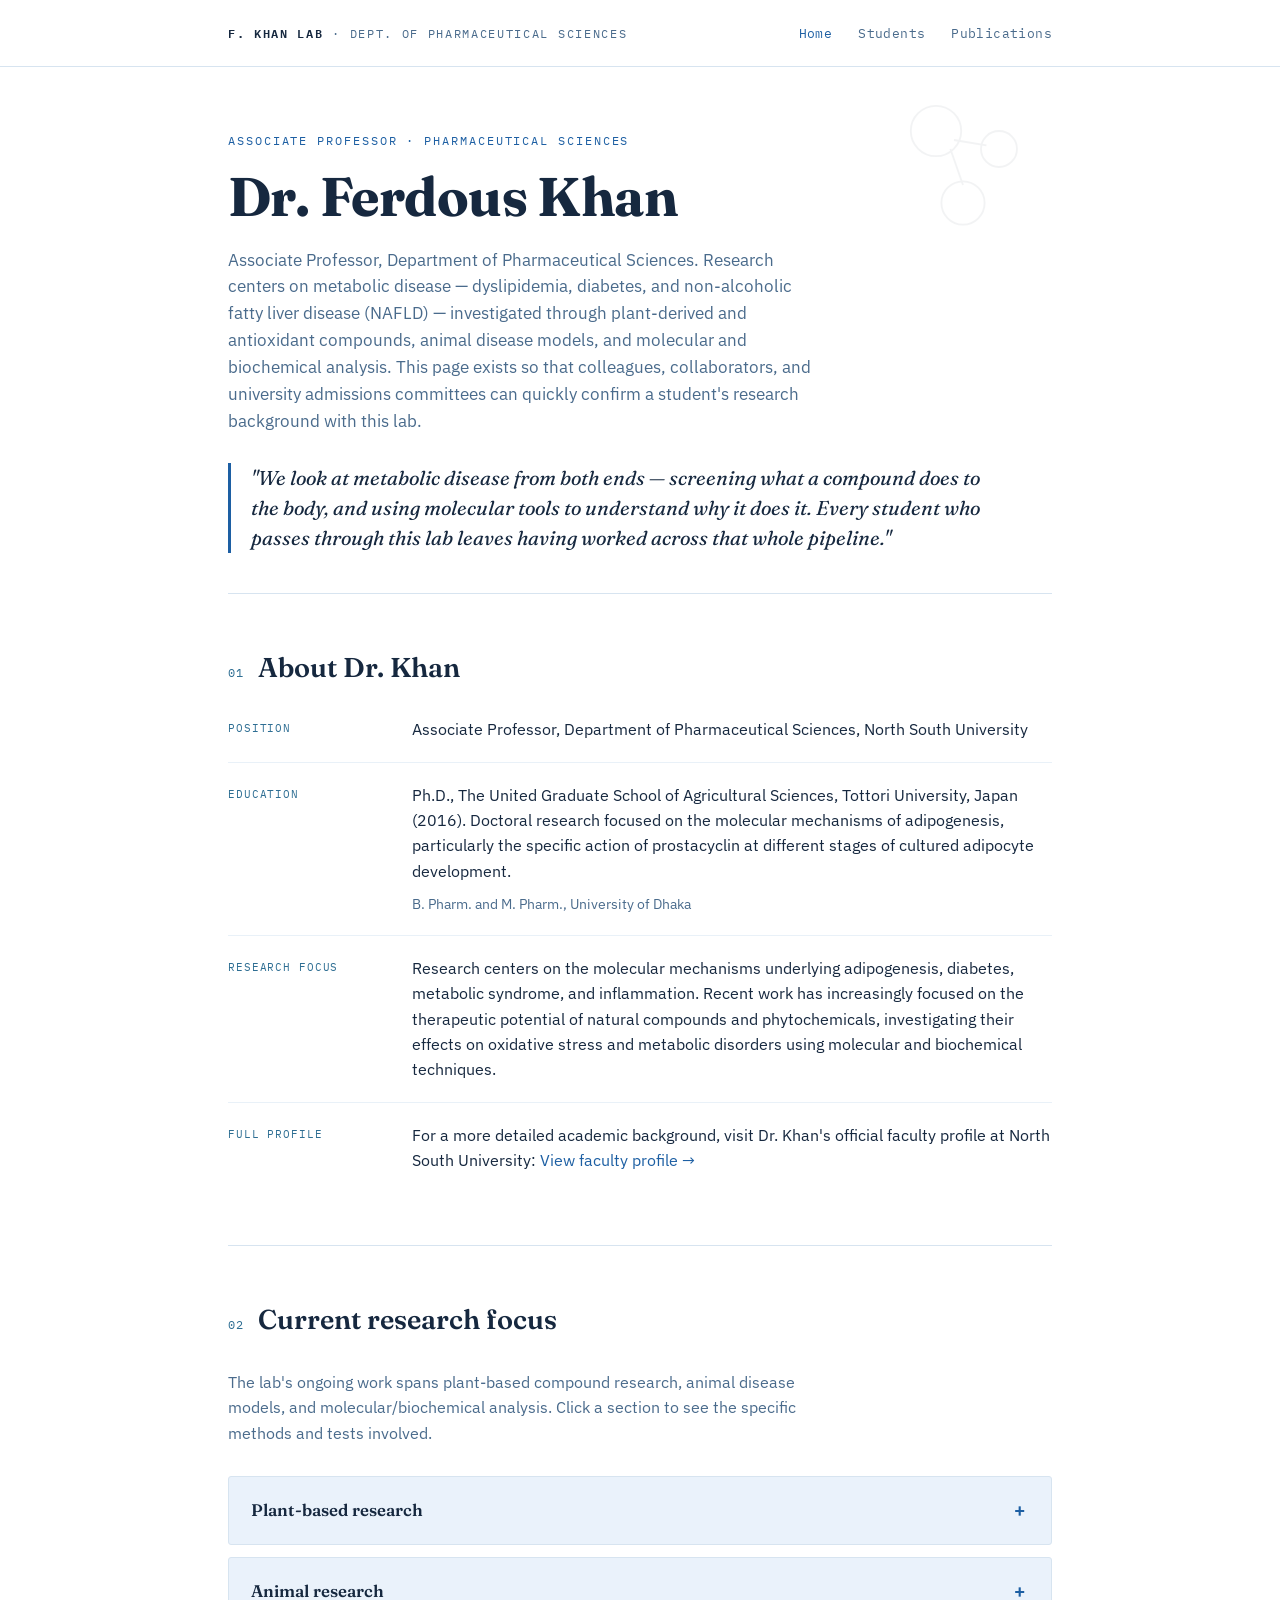
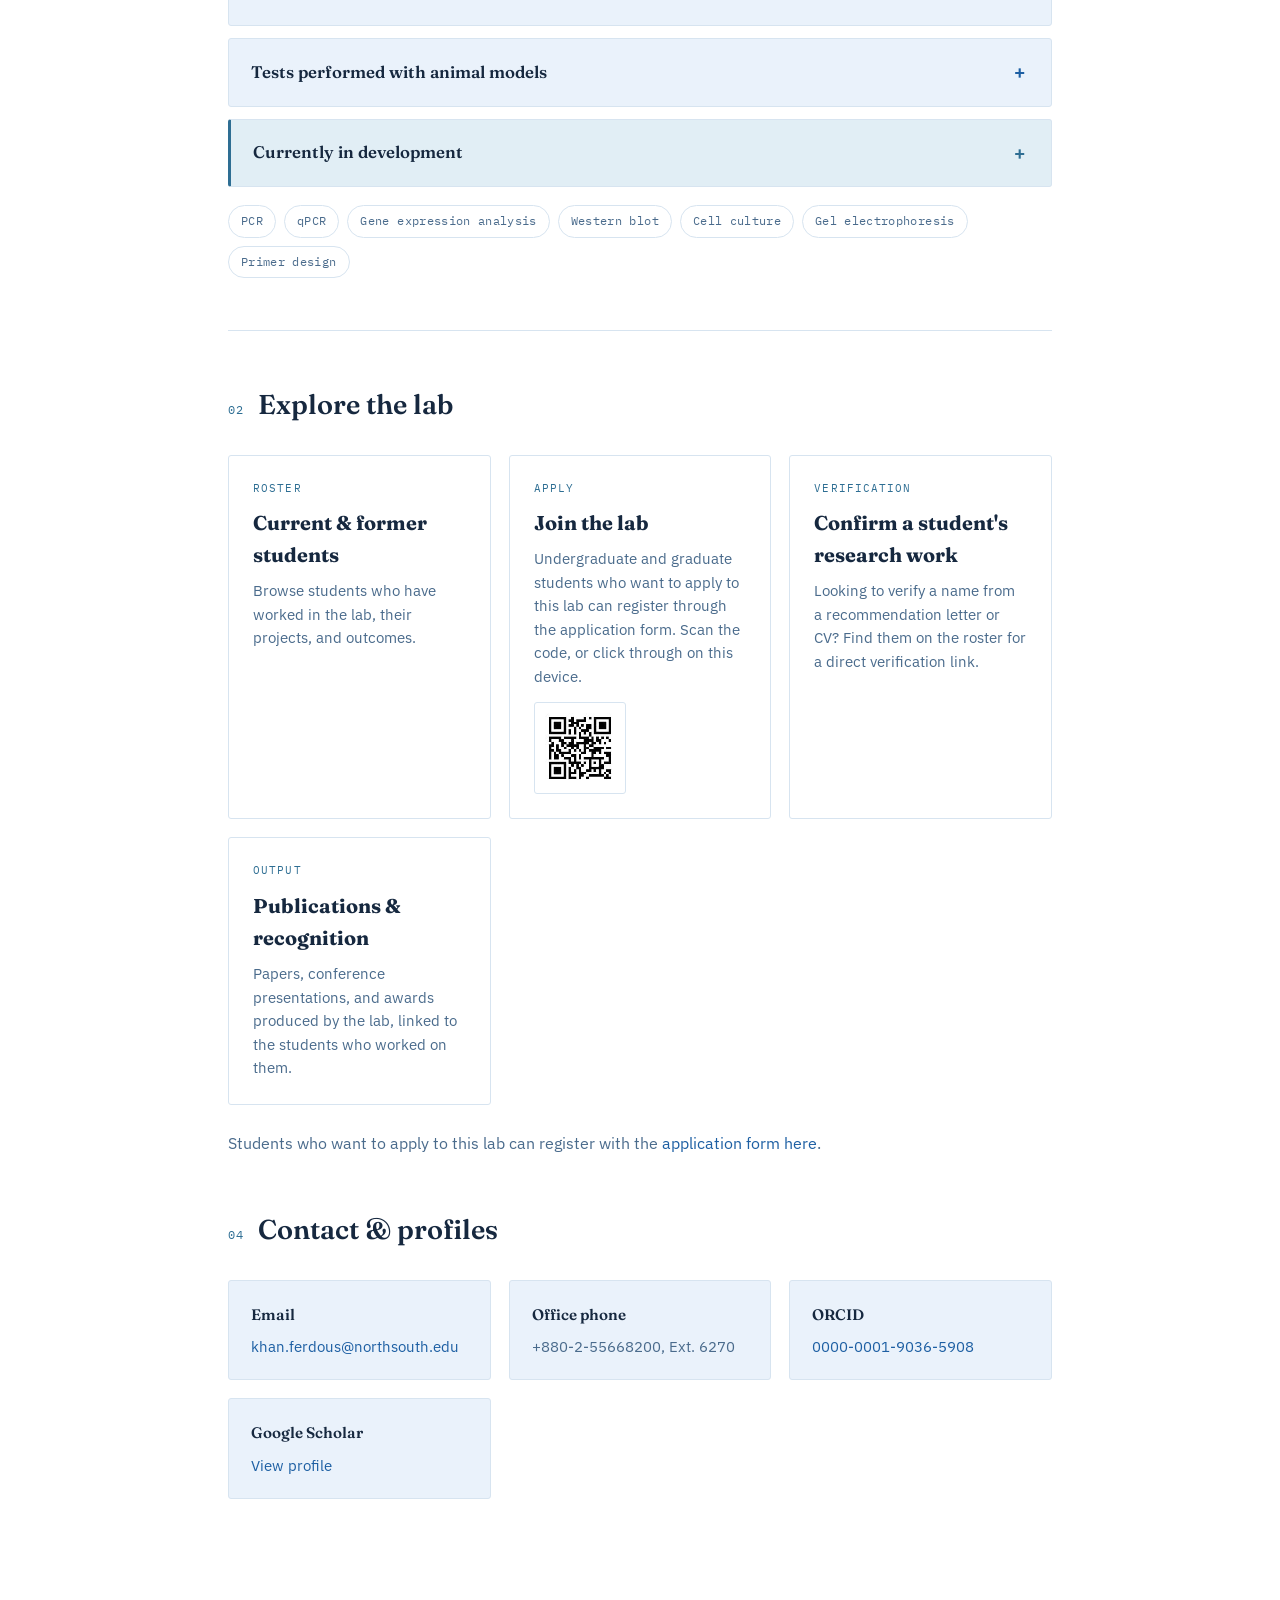
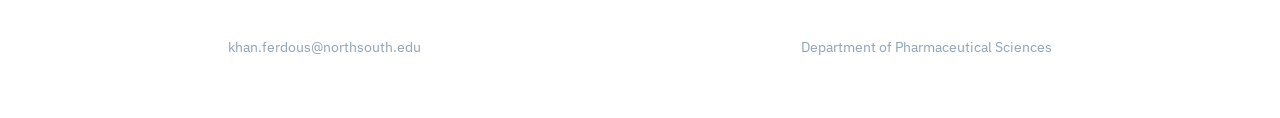
<file: index.html>
<!DOCTYPE html>
<html lang="en">
<head>
<meta charset="UTF-8">
<meta name="viewport" content="width=device-width, initial-scale=1.0">
<title>Dr. Ferdous Khan — Pharmaceutical Sciences Research Lab</title>
<meta name="description" content="Research profile of Dr. Ferdous Khan, Associate Professor, Department of Pharmaceutical Sciences — lab focus, current and former research students.">
<link rel="preconnect" href="https://fonts.googleapis.com">
<link href="https://fonts.googleapis.com/css2?family=Fraunces:ital,wght@0,400;0,600;0,700;1,400&family=IBM+Plex+Sans:wght@400;500;600&family=IBM+Plex+Mono:wght@400;500&display=swap" rel="stylesheet">
<link rel="stylesheet" href="css/style.css">
</head>
<body>
<!--
  EDITING NOTE: research focus content below reflects the lab's actual
  work as of the last update. If the focus shifts, edit the three
  focus-card paragraphs, the "Currently developing" callout, and the
  technique tag list directly. The footer contact email still needs
  a real address.
-->

<header class="masthead">
  <div class="masthead-inner">
    <div class="masthead-mark"><strong>F. Khan Lab</strong> · Dept. of Pharmaceutical Sciences</div>
    <nav class="masthead-nav">
      <a href="index.html" class="active">Home</a>
      <a href="students.html">Students</a>
      <a href="publications.html">Publications</a>
    </nav>
  </div>
</header>

<div class="wrap">

  <section class="hero">
    <svg class="hero-watermark" viewBox="0 0 100 100" xmlns="http://www.w3.org/2000/svg">
      <circle cx="30" cy="30" r="14" stroke="#16283F" stroke-width="1" fill="none"/>
      <circle cx="65" cy="40" r="10" stroke="#16283F" stroke-width="1" fill="none"/>
      <circle cx="45" cy="70" r="12" stroke="#16283F" stroke-width="1" fill="none"/>
      <line x1="40" y1="35" x2="58" y2="38" stroke="#16283F" stroke-width="1"/>
      <line x1="38" y1="40" x2="45" y2="60" stroke="#16283F" stroke-width="1"/>
    </svg>
    <p class="eyebrow">Associate Professor · Pharmaceutical Sciences</p>
    <h1>Dr. Ferdous Khan</h1>
    <p class="role-line">
      Associate Professor, Department of Pharmaceutical Sciences. Research
      centers on metabolic disease — dyslipidemia, diabetes, and
      non-alcoholic fatty liver disease (NAFLD) — investigated through
      plant-derived and antioxidant compounds, animal disease models, and
      molecular and biochemical analysis. This page exists so that
      colleagues, collaborators, and university admissions committees can
      quickly confirm a student's research background with this lab.
    </p>
    <p class="lede">
      "We look at metabolic disease from both ends — screening what a
      compound does to the body, and using molecular tools to understand
      why it does it. Every student who passes through this lab leaves
      having worked across that whole pipeline."
    </p>
  </section>

  <section class="block" id="bio">
    <div class="section-head">
      <span class="index">01</span>
      <h2>About Dr. Khan</h2>
    </div>

    <div class="bio-block">
      <div class="bio-row">
        <div class="bio-label">Position</div>
        <div class="bio-value">
          <p>Associate Professor, Department of Pharmaceutical Sciences, North South University</p>
        </div>
      </div>

      <div class="bio-row">
        <div class="bio-label">Education</div>
        <div class="bio-value">
          <p>Ph.D., The United Graduate School of Agricultural Sciences, Tottori University, Japan (2016). Doctoral research focused on the molecular mechanisms of adipogenesis, particularly the specific action of prostacyclin at different stages of cultured adipocyte development.</p>
          <p class="bio-sub">B. Pharm. and M. Pharm., University of Dhaka</p>
        </div>
      </div>

      <div class="bio-row">
        <div class="bio-label">Research focus</div>
        <div class="bio-value">
          <p>Research centers on the molecular mechanisms underlying adipogenesis, diabetes, metabolic syndrome, and inflammation. Recent work has increasingly focused on the therapeutic potential of natural compounds and phytochemicals, investigating their effects on oxidative stress and metabolic disorders using molecular and biochemical techniques.</p>
        </div>
      </div>

      <div class="bio-row">
        <div class="bio-label">Full profile</div>
        <div class="bio-value">
          <p>For a more detailed academic background, visit Dr. Khan's official faculty profile at North South University: <a href="https://www.northsouth.edu/faculty-members/shls/pharmacy/ferdous-khan.html" target="_blank" rel="noopener">View faculty profile →</a></p>
        </div>
      </div>
    </div>
  </section>

  <section class="block" id="focus">
    <div class="section-head">
      <span class="index">02</span>
      <h2>Current research focus</h2>
    </div>
    <p class="section-intro">
      The lab's ongoing work spans plant-based compound research,
      animal disease models, and molecular/biochemical analysis. Click
      a section to see the specific methods and tests involved.
    </p>

    <div class="accordion">

      <details class="accordion-item">
        <summary>
          Plant-based research
          <span class="toggle-icon plus">+</span>
          <span class="toggle-icon minus">–</span>
        </summary>
        <div class="accordion-body">
          <p class="subhead">Extraction methods</p>
          <ul>
            <li>Ultrasonication, maceration, hot extraction, and cold extraction</li>
          </ul>
          <p class="subhead">Phytochemical screening</p>
          <ul>
            <li>Qualitative phytochemical screening</li>
            <li>Quantitative screening — total phenolic content, total flavonoid content, anthocyanin content, tannin content, and proanthocyanidin content</li>
          </ul>
          <p class="subhead">Bioactivity testing</p>
          <ul>
            <li><strong>Antioxidant activity:</strong> DPPH, ABTS, FRAP, KMnO4, H2O2, methylene blue, TBARS, and nitric oxide scavenging assays</li>
            <li><strong>Antidiabetic activity:</strong> Alpha-amylase inhibition assay</li>
          </ul>
        </div>
      </details>

      <details class="accordion-item">
        <summary>
          Animal research
          <span class="toggle-icon plus">+</span>
          <span class="toggle-icon minus">–</span>
        </summary>
        <div class="accordion-body">
          <p class="subhead">Disease models</p>
          <ul>
            <li>High-fat diet, streptozotocin, fructose, or a combination of these — used to induce dyslipidemia, hyperlipidemia, lipid disorders, diabetes, or metabolic syndrome</li>
          </ul>
          <p class="subhead">Treatment models</p>
          <ul>
            <li>Plant extracts or pure/isolated compounds</li>
          </ul>
        </div>
      </details>

      <details class="accordion-item">
        <summary>
          Tests performed with animal models
          <span class="toggle-icon plus">+</span>
          <span class="toggle-icon minus">–</span>
        </summary>
        <div class="accordion-body">
          <p class="subhead">Before sacrifice</p>
          <ul>
            <li>Oral Glucose Tolerance Test (OGTT)</li>
          </ul>
          <p class="subhead">After sacrifice — tissue, plasma, and fecal samples</p>
          <ul>
            <li><strong>Lipid profile:</strong> HDL, LDL, total cholesterol, triglycerides</li>
            <li><strong>Hepatic markers:</strong> AST, ALT, ALP</li>
            <li><strong>Oxidative stress markers:</strong> malondialdehyde, nitric oxide, superoxide dismutase, catalase, reduced glutathione, glutathione peroxidase, advanced oxidation protein products, myeloperoxidase</li>
            <li>Insulin measurement</li>
            <li>Free fatty acid measurement</li>
            <li>Fecal fat analysis</li>
            <li>Liver tissue lipid measurement (HDL, LDL, TG, TC)</li>
            <li>Lipid extraction</li>
            <li>RNA isolation, purification, and quantification</li>
            <li>cDNA synthesis</li>
            <li>Conventional and real-time PCR (qPCR)</li>
            <li>Gel electrophoresis</li>
          </ul>
        </div>
      </details>

      <details class="accordion-item in-progress">
        <summary>
          Currently in development
          <span class="toggle-icon plus">+</span>
          <span class="toggle-icon minus">–</span>
        </summary>
        <div class="accordion-body">
          <ul>
            <li>Establishing in-house protocols for the beta-oxidation assay, CPT1 assay, and ATP/AMP ratio measurement</li>
          </ul>
        </div>
      </details>

    </div>

    <div class="tag-list">
      <span class="tag">PCR</span>
      <span class="tag">qPCR</span>
      <span class="tag">Gene expression analysis</span>
      <span class="tag">Western blot</span>
      <span class="tag">Cell culture</span>
      <span class="tag">Gel electrophoresis</span>
      <span class="tag">Primer design</span>
    </div>
  </section>

  <section class="block" id="explore">
    <div class="section-head">
      <span class="index">02</span>
      <h2>Explore the lab</h2>
    </div>
    <div class="cta-grid">
      <a class="cta-card" href="students.html">
        <span class="cta-label">Roster</span>
        <h3>Current &amp; former students</h3>
        <p>Browse students who have worked in the lab, their projects, and outcomes.</p>
      </a>
      <a class="cta-card" href="https://student-research-app-hpddtoxa5xgrjdtzzox5dy.streamlit.app/" target="_blank" rel="noopener">
        <span class="cta-label">Apply</span>
        <h3>Join the lab</h3>
        <p>Undergraduate and graduate students who want to apply to this lab can register through the application form. Scan the code, or click through on this device.</p>
        <img class="qr-code" src="assets/qr-apply.png" alt="QR code linking to the lab's research application form">
      </a>
      <a class="cta-card" href="students.html#current">
        <span class="cta-label">Verification</span>
        <h3>Confirm a student's research work</h3>
        <p>Looking to verify a name from a recommendation letter or CV? Find them on the roster for a direct verification link.</p>
      </a>
      <a class="cta-card" href="publications.html">
        <span class="cta-label">Output</span>
        <h3>Publications &amp; recognition</h3>
        <p>Papers, conference presentations, and awards produced by the lab, linked to the students who worked on them.</p>
      </a>
    </div>

    <p class="section-intro" style="margin-top:26px; margin-bottom:0;">
      Students who want to apply to this lab can register with the
      <a href="https://student-research-app-hpddtoxa5xgrjdtzzox5dy.streamlit.app/" target="_blank" rel="noopener">application form here</a>.
    </p>
  <section class="block" id="contact" style="border-bottom:none;">
    <div class="section-head">
      <span class="index">04</span>
      <h2>Contact &amp; profiles</h2>
    </div>
    <div class="focus-grid" style="grid-template-columns: repeat(auto-fit, minmax(200px, 1fr));">
      <div class="focus-card">
        <h3 style="font-size:0.95rem;">Email</h3>
        <p><a href="mailto:khan.ferdous@northsouth.edu">khan.ferdous@northsouth.edu</a></p>
      </div>
      <div class="focus-card">
        <h3 style="font-size:0.95rem;">Office phone</h3>
        <p>+880-2-55668200, Ext. 6270</p>
      </div>
      <div class="focus-card">
        <h3 style="font-size:0.95rem;">ORCID</h3>
        <p><a href="https://orcid.org/0000-0001-9036-5908" target="_blank" rel="noopener">0000-0001-9036-5908</a></p>
      </div>
      <div class="focus-card">
        <h3 style="font-size:0.95rem;">Google Scholar</h3>
        <p><a href="https://scholar.google.com/citations?hl=en&user=1Z72wDQAAAAJ" target="_blank" rel="noopener">View profile</a></p>
      </div>
    </div>
  </section>

</div>

<footer>
  <div class="wrap">
    <span>khan.ferdous@northsouth.edu</span>
    <span>Department of Pharmaceutical Sciences</span>
  </div>
</footer>

</body>
</html>
</file>
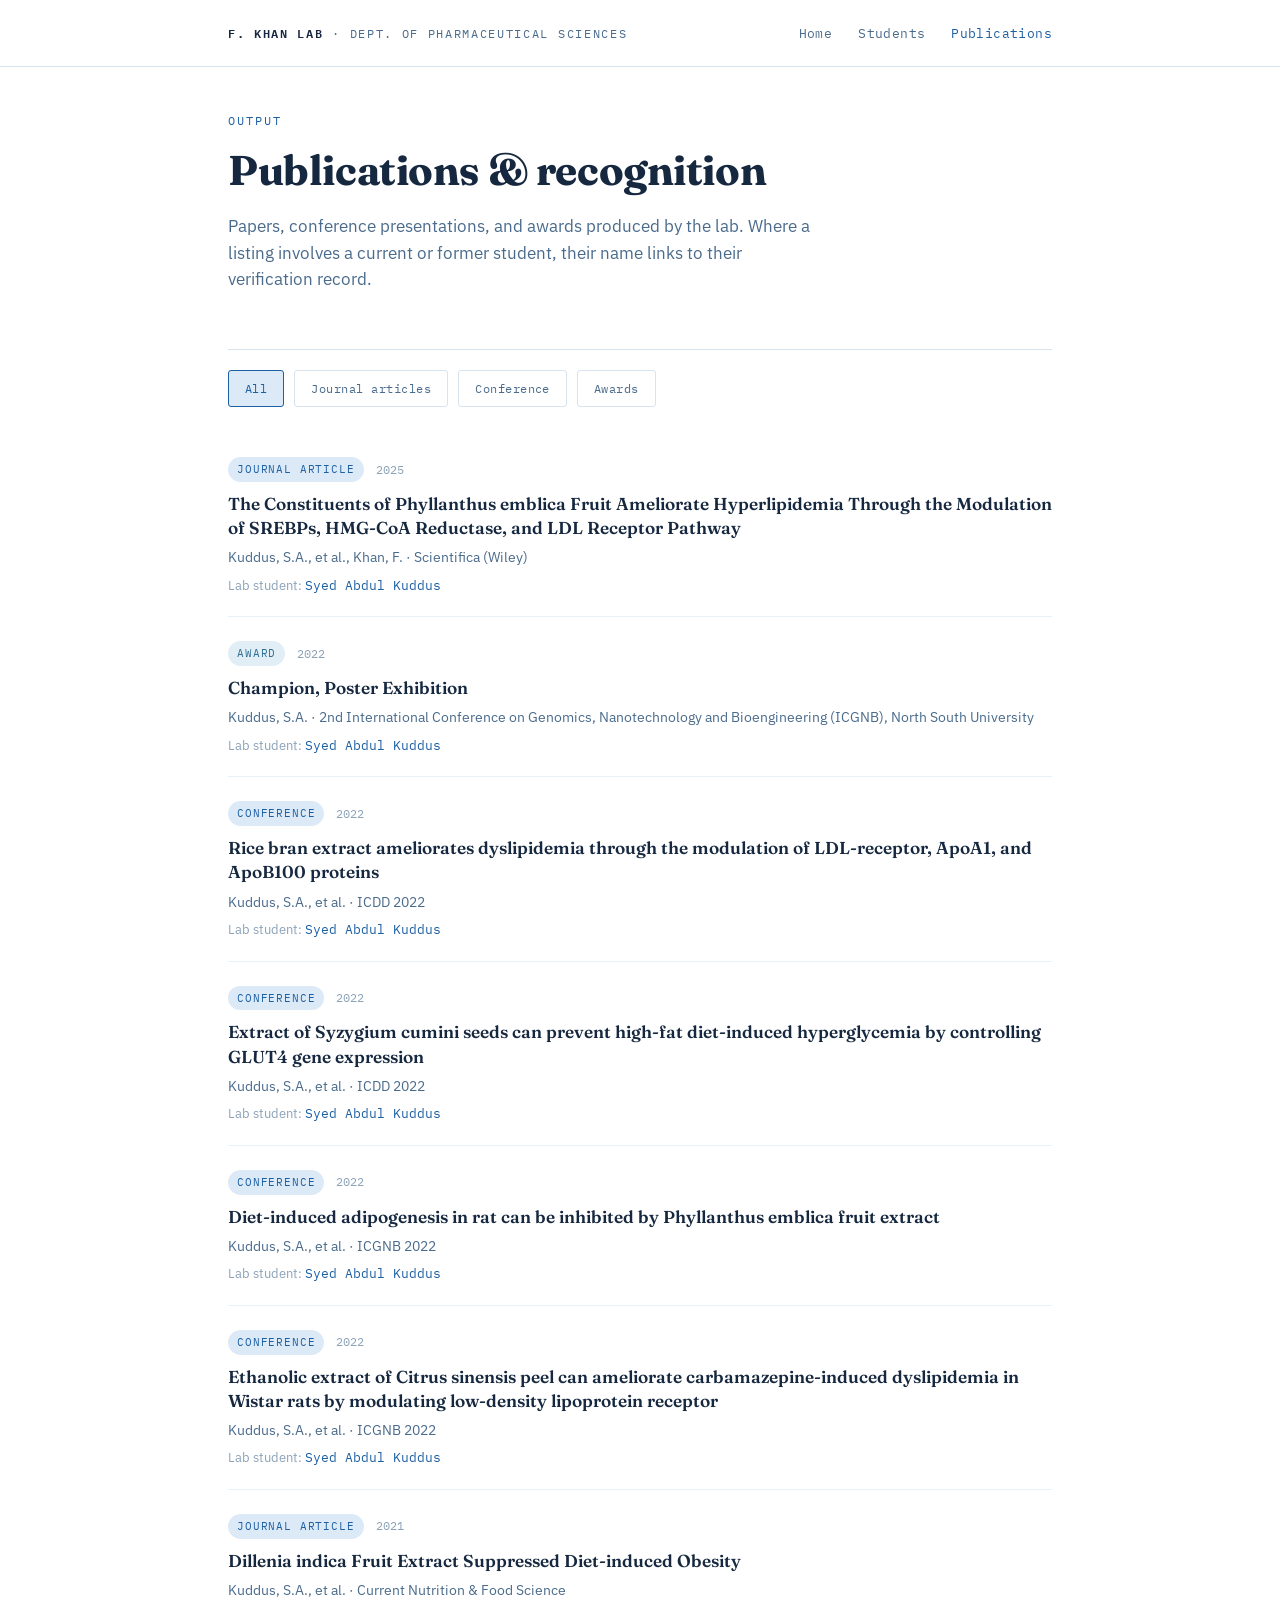
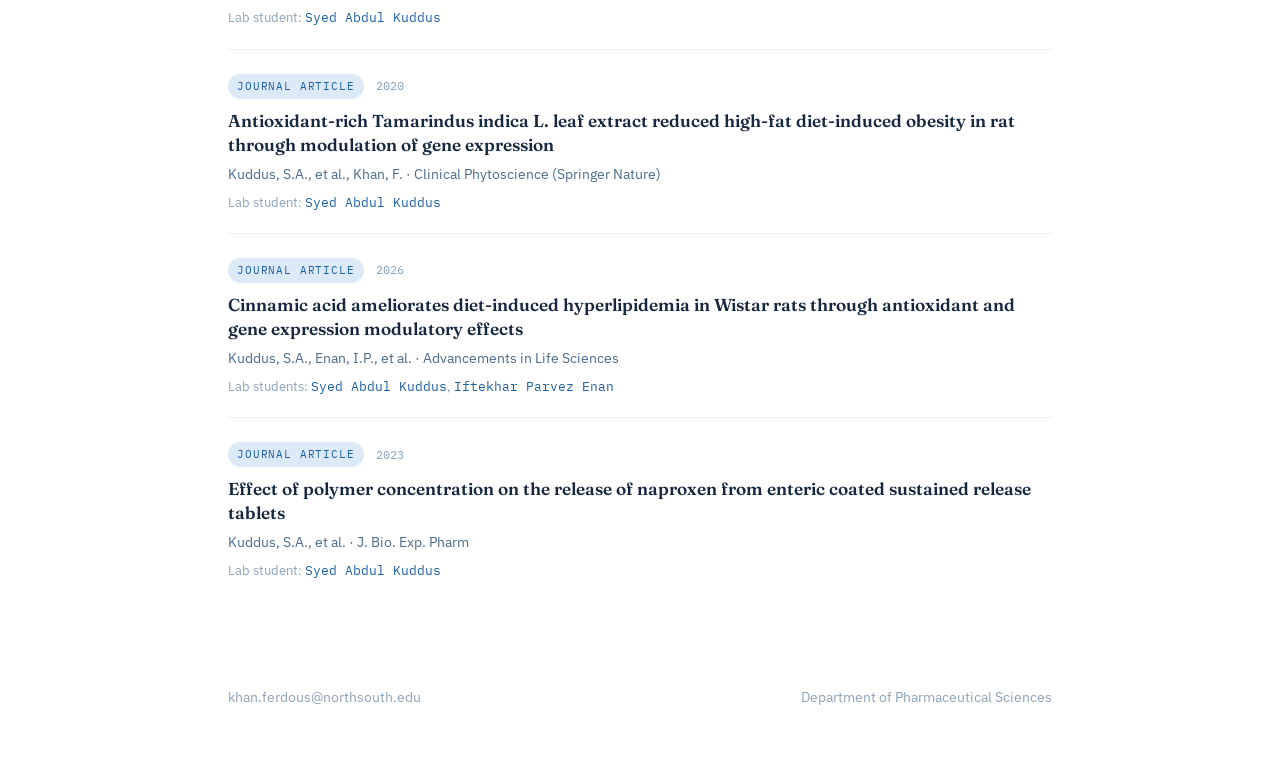
<file: publications.html>
<!DOCTYPE html>
<html lang="en">
<head>
<meta charset="UTF-8">
<meta name="viewport" content="width=device-width, initial-scale=1.0">
<title>Publications &amp; Output — F. Khan Lab</title>
<meta name="description" content="Publications, conference presentations, and awards from Dr. Ferdous Khan's research lab.">
<link rel="preconnect" href="https://fonts.googleapis.com">
<link href="https://fonts.googleapis.com/css2?family=Fraunces:ital,wght@0,400;0,600;0,700;1,400&family=IBM+Plex+Sans:wght@400;500;600&family=IBM+Plex+Mono:wght@400;500&display=swap" rel="stylesheet">
<link rel="stylesheet" href="css/style.css">
</head>
<body>

<header class="masthead">
  <div class="masthead-inner">
    <div class="masthead-mark"><strong>F. Khan Lab</strong> · Dept. of Pharmaceutical Sciences</div>
    <nav class="masthead-nav">
      <a href="index.html">Home</a>
      <a href="students.html">Students</a>
      <a href="publications.html" class="active">Publications</a>
    </nav>
  </div>
</header>

<div class="wrap">
  <section class="hero" style="padding-top:44px; padding-bottom:28px;">
    <p class="eyebrow">Output</p>
    <h1 style="font-size: clamp(1.8rem, 4vw, 2.6rem);">Publications &amp; recognition</h1>
    <p class="role-line">
      Papers, conference presentations, and awards produced by the lab.
      Where a listing involves a current or former student, their name
      links to their verification record.
    </p>
  </section>

  <section class="block" style="border-bottom:none; padding-top:20px;">
    <div class="roster-controls">
      <button class="filter-btn active" data-filter="all">All</button>
      <button class="filter-btn" data-filter="journal">Journal articles</button>
      <button class="filter-btn" data-filter="conference">Conference</button>
      <button class="filter-btn" data-filter="award">Awards</button>
    </div>

    <div class="pub-list" id="pubList"></div>
    <p class="empty-state" id="pubEmpty" style="display:none;">No entries in this category yet.</p>
  </section>
</div>

<footer>
  <div class="wrap">
    <span>khan.ferdous@northsouth.edu</span>
    <span>Department of Pharmaceutical Sciences</span>
  </div>
</footer>

<script src="js/students-data.js"></script>
<script src="js/publications-data.js"></script>
<script src="js/publications.js"></script>
</body>
</html>
</file>
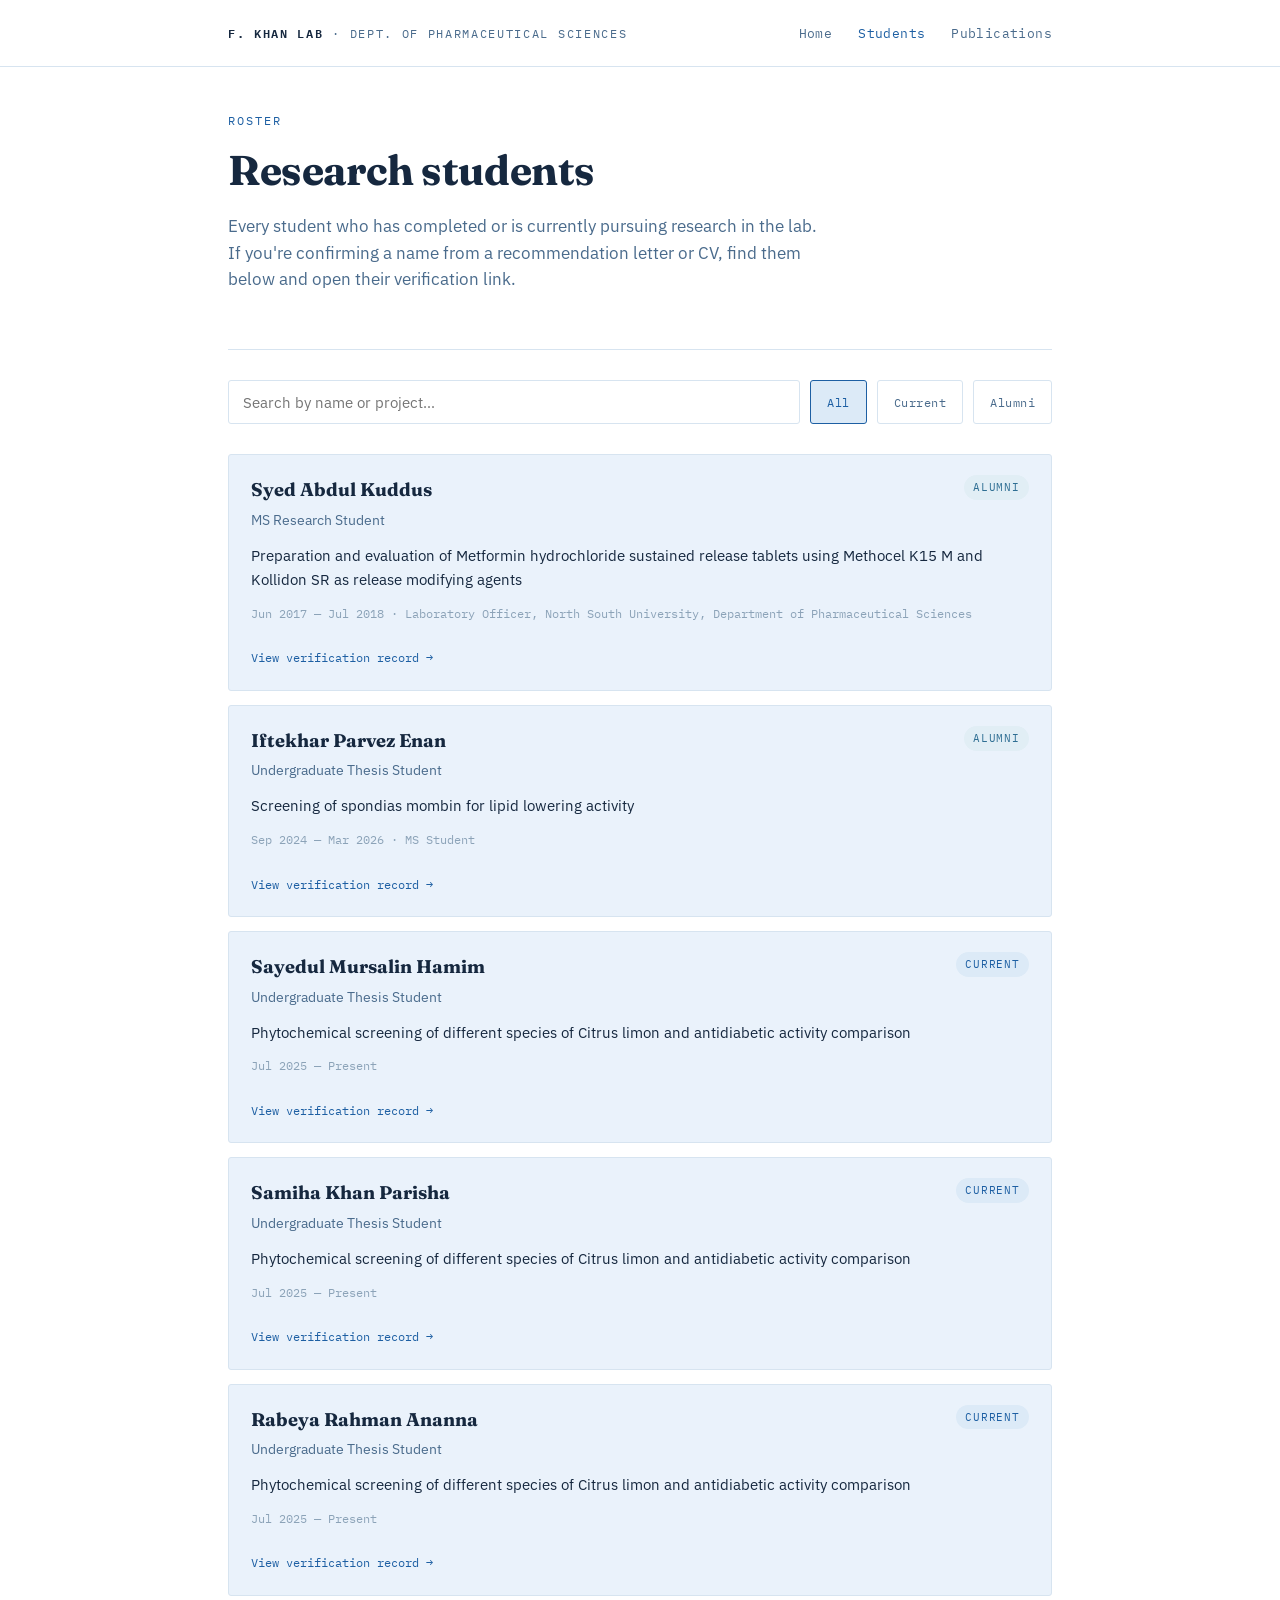
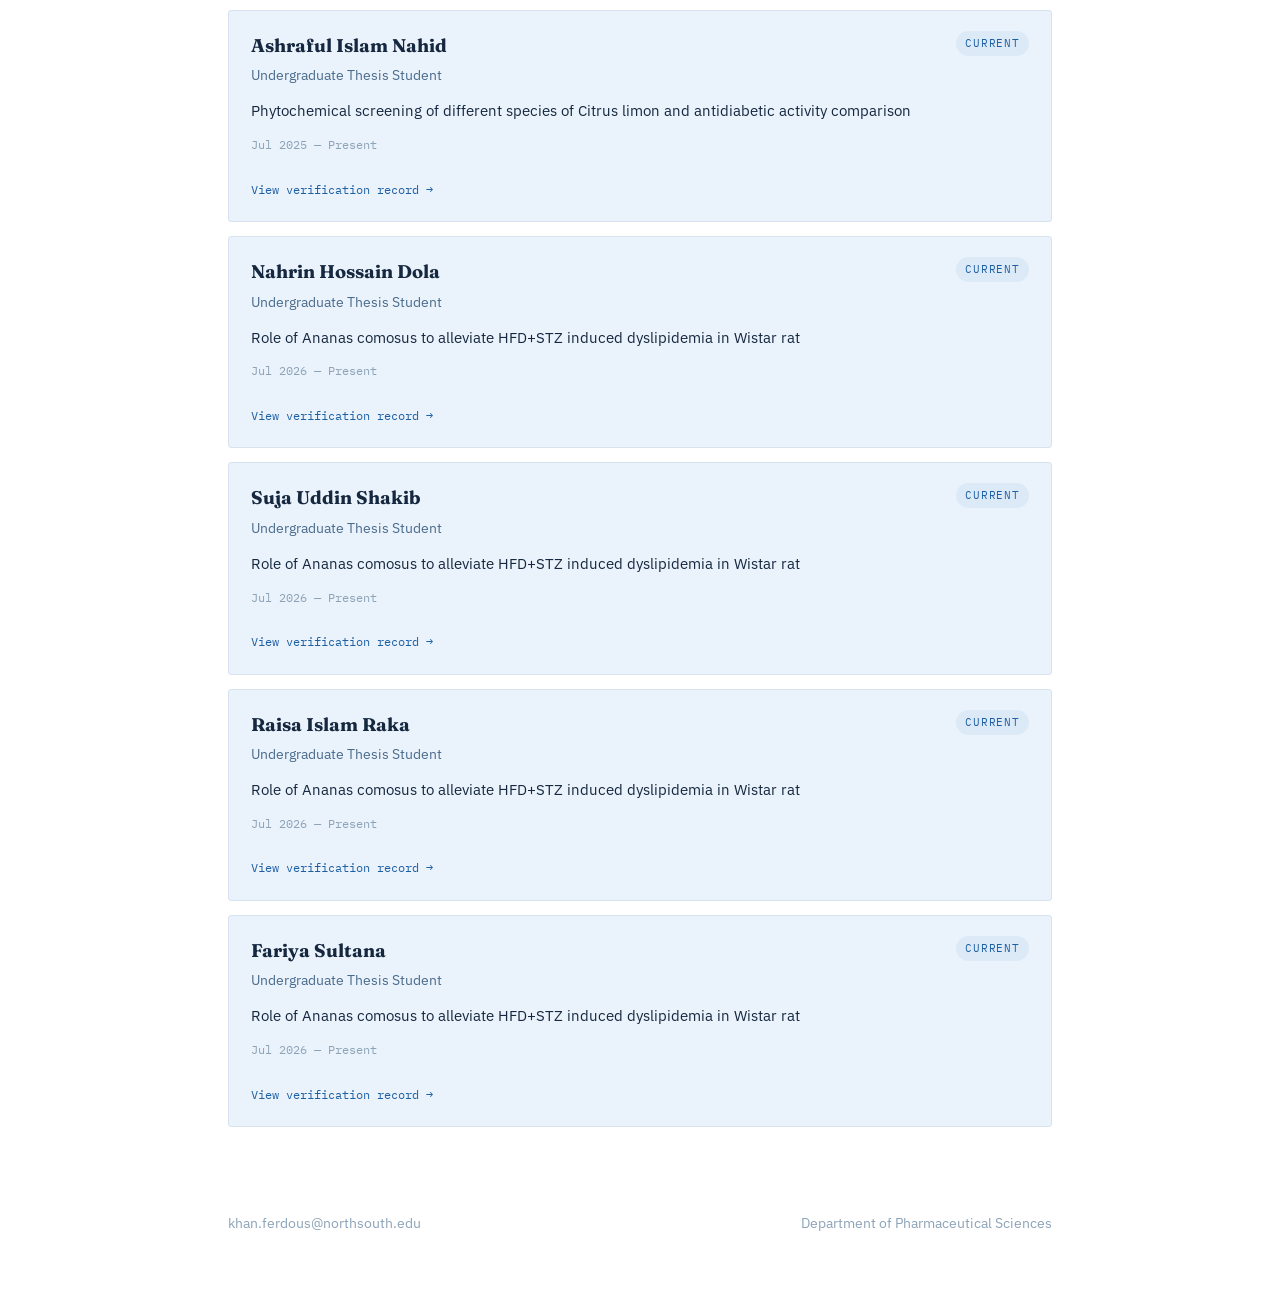
<file: students.html>
<!DOCTYPE html>
<html lang="en">
<head>
<meta charset="UTF-8">
<meta name="viewport" content="width=device-width, initial-scale=1.0">
<title>Students — F. Khan Lab</title>
<meta name="description" content="Current and former research students of Dr. Ferdous Khan's lab, Department of Pharmaceutical Sciences.">
<link rel="preconnect" href="https://fonts.googleapis.com">
<link href="https://fonts.googleapis.com/css2?family=Fraunces:ital,wght@0,400;0,600;0,700;1,400&family=IBM+Plex+Sans:wght@400;500;600&family=IBM+Plex+Mono:wght@400;500&display=swap" rel="stylesheet">
<link rel="stylesheet" href="css/style.css">
</head>
<body>

<header class="masthead">
  <div class="masthead-inner">
    <div class="masthead-mark"><strong>F. Khan Lab</strong> · Dept. of Pharmaceutical Sciences</div>
    <nav class="masthead-nav">
      <a href="index.html">Home</a>
      <a href="students.html" class="active">Students</a>
      <a href="publications.html">Publications</a>
    </nav>
  </div>
</header>

<div class="wrap">
  <section class="hero" style="padding-top:44px; padding-bottom:28px;">
    <p class="eyebrow">Roster</p>
    <h1 style="font-size: clamp(1.8rem, 4vw, 2.6rem);">Research students</h1>
    <p class="role-line">
      Every student who has completed or is currently pursuing research
      in the lab. If you're confirming a name from a recommendation
      letter or CV, find them below and open their verification link.
    </p>
  </section>

  <section class="block" style="border-bottom:none; padding-top:30px;">
    <div class="roster-controls">
      <input type="text" id="search" placeholder="Search by name or project…" autocomplete="off">
      <button class="filter-btn active" data-filter="all">All</button>
      <button class="filter-btn" data-filter="current">Current</button>
      <button class="filter-btn" data-filter="alumni">Alumni</button>
    </div>

    <div class="roster-list" id="roster"></div>
    <p class="empty-state" id="empty" style="display:none;">No students match your search.</p>
  </section>
</div>

<footer>
  <div class="wrap">
    <span>khan.ferdous@northsouth.edu</span>
    <span>Department of Pharmaceutical Sciences</span>
  </div>
</footer>

<script src="js/students-data.js"></script>
<script src="js/roster.js"></script>
</body>
</html>
</file>
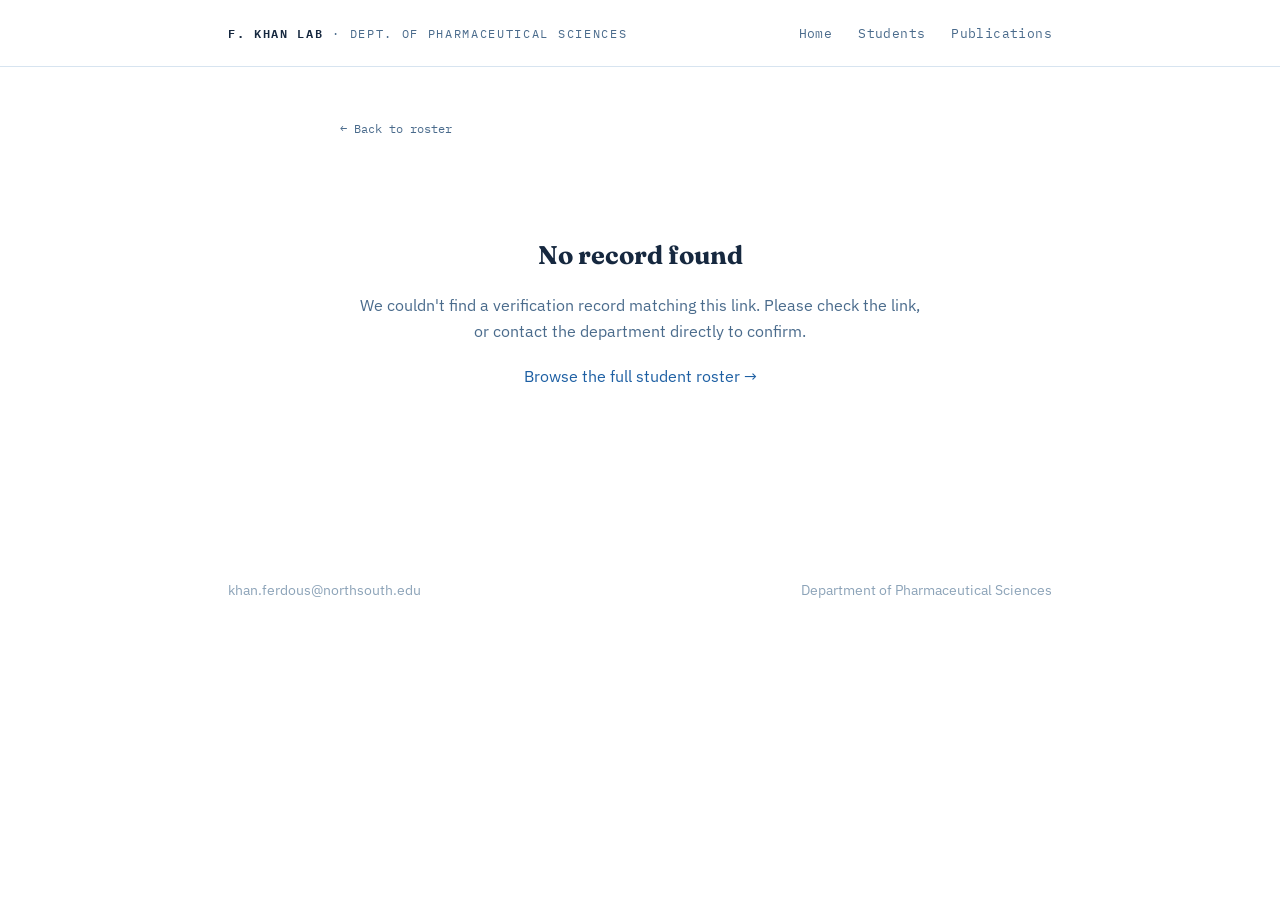
<file: verify.html>
<!DOCTYPE html>
<html lang="en">
<head>
<meta charset="UTF-8">
<meta name="viewport" content="width=device-width, initial-scale=1.0">
<title>Verification Record — F. Khan Lab</title>
<meta name="description" content="Verify a student's research record with the F. Khan Lab, Department of Pharmaceutical Sciences.">
<link rel="preconnect" href="https://fonts.googleapis.com">
<link href="https://fonts.googleapis.com/css2?family=Fraunces:ital,wght@0,400;0,600;0,700;1,400&family=IBM+Plex+Sans:wght@400;500;600&family=IBM+Plex+Mono:wght@400;500&display=swap" rel="stylesheet">
<link rel="stylesheet" href="css/style.css">
</head>
<body>

<header class="masthead">
  <div class="masthead-inner">
    <div class="masthead-mark"><strong>F. Khan Lab</strong> · Dept. of Pharmaceutical Sciences</div>
    <nav class="masthead-nav">
      <a href="index.html">Home</a>
      <a href="students.html">Students</a>
      <a href="publications.html">Publications</a>
    </nav>
  </div>
</header>

<div class="verify-shell">
  <a class="verify-back" href="students.html">← Back to roster</a>
  <div id="content"></div>
</div>

<footer>
  <div class="wrap">
    <span>khan.ferdous@northsouth.edu</span>
    <span>Department of Pharmaceutical Sciences</span>
  </div>
</footer>

<script src="js/students-data.js"></script>
<script>
(function () {
  const params = new URLSearchParams(window.location.search);
  const id = params.get("id");
  const content = document.getElementById("content");

  function formatDate(ym) {
    if (!ym) return "Present";
    const [y, m] = ym.split("-");
    const months = ["January","February","March","April","May","June","July","August","September","October","November","December"];
    return months[parseInt(m, 10) - 1] + " " + y;
  }

  const student = STUDENTS.find((s) => s.id === id);

  if (!student) {
    content.innerHTML = `
      <div class="not-found">
        <h1>No record found</h1>
        <p>We couldn't find a verification record matching this link.
        Please check the link, or contact the department directly to confirm.</p>
        <p style="margin-top:20px;"><a href="students.html">Browse the full student roster →</a></p>
      </div>
    `;
    document.title = "No record found — F. Khan Lab";
    return;
  }

  document.title = student.name + " — Verification Record";

  const achievementsHtml = student.achievements && student.achievements.length
    ? `<div class="cert-row">
         <div class="cert-label">Achievements</div>
         <div class="cert-value">
           <ul class="cert-achievements">
             ${student.achievements.map((a) => `<li>${a}</li>`).join("")}
           </ul>
         </div>
       </div>`
    : "";

  const outcomeHtml = student.outcome
    ? `<div class="cert-row">
         <div class="cert-label">Current position</div>
         <div class="cert-value">${student.outcome}</div>
       </div>`
    : "";

  content.innerHTML = `
    <div class="certificate">
      <svg class="certificate-watermark" viewBox="0 0 100 100" xmlns="http://www.w3.org/2000/svg">
        <circle cx="30" cy="30" r="14" stroke="#16283F" stroke-width="1" fill="none"/>
        <circle cx="65" cy="40" r="10" stroke="#16283F" stroke-width="1" fill="none"/>
        <circle cx="45" cy="70" r="12" stroke="#16283F" stroke-width="1" fill="none"/>
        <line x1="40" y1="35" x2="58" y2="38" stroke="#16283F" stroke-width="1"/>
        <line x1="38" y1="40" x2="45" y2="60" stroke="#16283F" stroke-width="1"/>
      </svg>

      <svg class="seal" viewBox="0 0 100 100" xmlns="http://www.w3.org/2000/svg">
        <circle cx="50" cy="50" r="46" fill="none" stroke="#1D5FA3" stroke-width="2"/>
        <circle cx="50" cy="50" r="38" fill="none" stroke="#1D5FA3" stroke-width="1"/>
        <path id="sealCircle" d="M 50 12 A 38 38 0 1 1 49.9 12" fill="none"/>
        <text font-family="IBM Plex Mono, monospace" font-size="7.5" fill="#1D5FA3" letter-spacing="2">
          <textPath href="#sealCircle" startOffset="2%">CONFIRMED RESEARCH RECORD</textPath>
        </text>
        <text x="50" y="55" text-anchor="middle" font-family="Fraunces, serif" font-size="13" fill="#1D5FA3" font-weight="600">✓</text>
      </svg>

      <p class="certificate-eyebrow">Verification record</p>
      <h1>${student.name}</h1>

      <div class="cert-row">
        <div class="cert-label">Role</div>
        <div class="cert-value">${student.role}</div>
      </div>
      <div class="cert-row">
        <div class="cert-label">Project</div>
        <div class="cert-value emphasis">${student.project}</div>
      </div>
      <div class="cert-row">
        <div class="cert-label">Duration</div>
        <div class="cert-value">${formatDate(student.start)} – ${formatDate(student.end)}</div>
      </div>
      <div class="cert-row">
        <div class="cert-label">Supervisor</div>
        <div class="cert-value">Dr. Ferdous Khan, Associate Professor, Department of Pharmaceutical Sciences</div>
      </div>
      <div class="cert-row">
        <div class="cert-label">Summary</div>
        <div class="cert-value">${student.summary}</div>
      </div>
      ${outcomeHtml}
      ${achievementsHtml}

      <div class="cert-footer">
        <span class="cert-id">RECORD ID: ${student.id}</span>
        <span class="cert-note">This record confirms the student's research involvement with this lab. For further confirmation, please contact the department directly.</span>
      </div>
    </div>
    <button class="print-btn" onclick="window.print()">Print / save as PDF</button>
  `;
})();
</script>
</body>
</html>
</file>
<file: css/style.css>
/* ============================================================
   DESIGN TOKENS
   ============================================================ */
:root {
  --bg: #FFFFFF;
  --bg-panel: #EAF2FB;
  --ink: #16283F;
  --ink-soft: #4A6B8C;
  --ink-faint: #8CA3B8;
  --accent-green: #1D5FA3;
  --accent-green-soft: #DCEAF7;
  --accent-brass: #2E6E93;
  --accent-brass-soft: #E1EEF5;
  --accent-seal: #16283F;
  --line: #D7E4F0;
  --line-soft: #E9F1F8;
  --radius: 3px;

  --font-display: "Fraunces", "Iowan Old Style", serif;
  --font-body: "IBM Plex Sans", -apple-system, sans-serif;
  --font-mono: "IBM Plex Mono", "Courier New", monospace;
}

@font-face {
  font-family: "Fraunces";
  src: local("Fraunces");
}

* { box-sizing: border-box; }

html { scroll-behavior: smooth; }

body {
  margin: 0;
  background: var(--bg);
  color: var(--ink);
  font-family: var(--font-body);
  font-size: 16px;
  line-height: 1.6;
  -webkit-font-smoothing: antialiased;
}

a { color: var(--accent-green); text-decoration: none; }
a:hover { text-decoration: underline; }
a:focus-visible, button:focus-visible, input:focus-visible {
  outline: 2px solid var(--accent-green);
  outline-offset: 3px;
}

img { max-width: 100%; display: block; }

.wrap {
  max-width: 880px;
  margin: 0 auto;
  padding: 0 28px;
}

/* ============================================================
   MASTHEAD / NAV
   ============================================================ */
.masthead {
  border-bottom: 1px solid var(--line);
  background: var(--bg);
}

.masthead-inner {
  max-width: 880px;
  margin: 0 auto;
  padding: 20px 28px;
  display: flex;
  align-items: baseline;
  justify-content: space-between;
  flex-wrap: wrap;
  gap: 10px;
}

.masthead-mark {
  font-family: var(--font-mono);
  font-size: 12px;
  letter-spacing: 0.14em;
  text-transform: uppercase;
  color: var(--ink-soft);
}

.masthead-mark strong {
  color: var(--ink);
  font-weight: 600;
}

nav.masthead-nav a {
  font-family: var(--font-mono);
  font-size: 13px;
  letter-spacing: 0.03em;
  color: var(--ink-soft);
  margin-left: 22px;
}

nav.masthead-nav a:hover,
nav.masthead-nav a.active {
  color: var(--accent-green);
}

/* ============================================================
   HERO
   ============================================================ */
.hero {
  position: relative;
  padding: 64px 0 40px;
  border-bottom: 1px solid var(--line);
  overflow: hidden;
}

.hero-watermark {
  position: absolute;
  top: 10px;
  right: -10px;
  width: 180px;
  height: 180px;
  opacity: 0.05;
  pointer-events: none;
}

.eyebrow {
  font-family: var(--font-mono);
  font-size: 12px;
  letter-spacing: 0.16em;
  text-transform: uppercase;
  color: var(--accent-green);
  margin: 0 0 18px;
}

.hero h1 {
  font-family: var(--font-display);
  font-weight: 700;
  font-size: clamp(2.2rem, 5vw, 3.4rem);
  line-height: 1.08;
  margin: 0 0 20px;
  letter-spacing: -0.01em;
}

.hero .role-line {
  font-size: 1.05rem;
  color: var(--ink-soft);
  margin: 0 0 28px;
  max-width: 60ch;
}

.hero .lede {
  font-family: var(--font-display);
  font-weight: 400;
  font-style: italic;
  font-size: 1.25rem;
  line-height: 1.5;
  color: var(--ink);
  max-width: 58ch;
  border-left: 3px solid var(--accent-green);
  padding-left: 20px;
  margin: 0;
}

/* ============================================================
   SECTIONS
   ============================================================ */
section.block {
  padding: 52px 0;
  border-bottom: 1px solid var(--line);
}

section.block:last-of-type { border-bottom: none; }

.section-head {
  display: flex;
  align-items: baseline;
  gap: 14px;
  margin-bottom: 28px;
}

.section-head .index {
  font-family: var(--font-mono);
  font-size: 12px;
  color: var(--accent-brass);
  letter-spacing: 0.08em;
}

.section-head h2 {
  font-family: var(--font-display);
  font-size: 1.7rem;
  font-weight: 600;
  margin: 0;
}

.section-intro {
  color: var(--ink-soft);
  max-width: 62ch;
  margin-bottom: 30px;
}

/* Bio section */
.bio-block {
  display: flex;
  flex-direction: column;
}

.bio-row {
  display: flex;
  gap: 24px;
  padding: 20px 0;
  border-bottom: 1px solid var(--line-soft);
  flex-wrap: wrap;
}

.bio-row:first-child { padding-top: 0; }
.bio-row:last-child { border-bottom: none; }

.bio-row .bio-label {
  font-family: var(--font-mono);
  font-size: 11px;
  letter-spacing: 0.08em;
  text-transform: uppercase;
  color: var(--accent-brass);
  width: 160px;
  flex-shrink: 0;
  padding-top: 3px;
}

.bio-row .bio-value {
  flex: 1;
  min-width: 240px;
  font-size: 0.98rem;
  color: var(--ink);
  line-height: 1.6;
}

.bio-row .bio-value p { margin: 0 0 10px; }
.bio-row .bio-value p:last-child { margin-bottom: 0; }

.bio-row .bio-value .bio-sub {
  font-size: 0.85rem;
  color: var(--ink-soft);
}

/* Focus area cards */
.focus-grid {
  display: grid;
  grid-template-columns: repeat(auto-fit, minmax(230px, 1fr));
  gap: 18px;
}

.focus-card {
  background: var(--bg-panel);
  border: 1px solid var(--line);
  border-radius: var(--radius);
  padding: 22px 22px 20px;
}

.focus-card .mark {
  width: 30px;
  height: 30px;
  margin-bottom: 14px;
}

.focus-card h3 {
  font-family: var(--font-display);
  font-size: 1.08rem;
  font-weight: 600;
  margin: 0 0 8px;
}

.focus-card p {
  font-size: 0.94rem;
  color: var(--ink-soft);
  margin: 0;
}

/* Technique tags */
.tag-list {
  display: flex;
  flex-wrap: wrap;
  gap: 8px;
  margin-top: 18px;
}

.tag {
  font-family: var(--font-mono);
  font-size: 11.5px;
  letter-spacing: 0.03em;
  padding: 6px 12px;
  border: 1px solid var(--line);
  border-radius: 20px;
  color: var(--ink-soft);
  background: var(--bg);
}

/* Callout panel — "currently developing" */
.callout-panel {
  border-left: 3px solid var(--accent-brass);
  background: var(--accent-brass-soft);
  padding: 18px 22px;
  border-radius: 0 var(--radius) var(--radius) 0;
  margin-top: 26px;
}

.callout-panel .callout-label {
  font-family: var(--font-mono);
  font-size: 11px;
  letter-spacing: 0.08em;
  text-transform: uppercase;
  color: var(--accent-brass);
  display: block;
  margin-bottom: 8px;
}

.callout-panel p {
  margin: 0;
  font-size: 0.95rem;
  color: var(--ink);
}

/* Collapsible research focus accordion */
.accordion {
  display: flex;
  flex-direction: column;
  gap: 12px;
}

.accordion-item {
  border: 1px solid var(--line);
  border-radius: var(--radius);
  background: var(--bg-panel);
  overflow: hidden;
}

.accordion-item.in-progress {
  border-left: 3px solid var(--accent-brass);
  background: var(--accent-brass-soft);
}

.accordion-item summary {
  cursor: pointer;
  list-style: none;
  padding: 18px 22px;
  display: flex;
  justify-content: space-between;
  align-items: center;
  gap: 14px;
  font-family: var(--font-display);
  font-weight: 600;
  font-size: 1.05rem;
  color: var(--ink);
}

.accordion-item summary::-webkit-details-marker {
  display: none;
}

.accordion-item summary .toggle-icon {
  font-family: var(--font-mono);
  font-size: 1.2rem;
  color: var(--accent-green);
  flex-shrink: 0;
  width: 20px;
  text-align: center;
}

.accordion-item.in-progress summary .toggle-icon {
  color: var(--accent-brass);
}

.accordion-item[open] summary .toggle-icon.plus {
  display: none;
}
.accordion-item:not([open]) summary .toggle-icon.minus {
  display: none;
}

.accordion-item summary .eyebrow-tag {
  font-family: var(--font-mono);
  font-size: 10.5px;
  letter-spacing: 0.08em;
  text-transform: uppercase;
  color: var(--ink-faint);
  font-weight: 400;
  margin-right: auto;
  margin-left: 14px;
}

.accordion-body {
  padding: 0 22px 20px;
  border-top: 1px solid var(--line-soft);
}

.accordion-body p.subhead {
  font-family: var(--font-mono);
  font-size: 11.5px;
  letter-spacing: 0.04em;
  text-transform: uppercase;
  color: var(--ink-faint);
  margin: 16px 0 8px;
}

.accordion-body p.subhead:first-child {
  margin-top: 16px;
}

.accordion-body ul {
  margin: 0;
  padding-left: 20px;
}

.accordion-body li {
  margin-bottom: 8px;
  font-size: 0.94rem;
  color: var(--ink-soft);
  line-height: 1.55;
}

.accordion-body li strong {
  color: var(--ink);
  font-weight: 600;
}

/* CTA cards */
.cta-grid {
  display: grid;
  grid-template-columns: repeat(auto-fit, minmax(240px, 1fr));
  gap: 18px;
}

.cta-card {
  display: block;
  border: 1px solid var(--line);
  border-radius: var(--radius);
  padding: 24px;
  background: var(--bg);
  transition: border-color 0.15s ease, transform 0.15s ease;
}

.cta-card:hover {
  border-color: var(--accent-green);
  text-decoration: none;
  transform: translateY(-2px);
}

.cta-card .cta-label {
  font-family: var(--font-mono);
  font-size: 11px;
  letter-spacing: 0.1em;
  text-transform: uppercase;
  color: var(--accent-brass);
  display: block;
  margin-bottom: 10px;
}

.cta-card h3 {
  font-family: var(--font-display);
  font-size: 1.25rem;
  margin: 0 0 8px;
  color: var(--ink);
}

.cta-card p {
  margin: 0;
  font-size: 0.92rem;
  color: var(--ink-soft);
}

.cta-card .qr-code {
  width: 92px;
  height: 92px;
  margin-top: 14px;
  border: 1px solid var(--line);
  border-radius: var(--radius);
  padding: 6px;
  background: var(--bg);
}

/* ============================================================
   FOOTER
   ============================================================ */
footer {
  padding: 34px 0 60px;
  color: var(--ink-faint);
  font-size: 0.85rem;
}

footer .wrap {
  display: flex;
  justify-content: space-between;
  flex-wrap: wrap;
  gap: 10px;
}

/* ============================================================
   STUDENTS PAGE
   ============================================================ */
.roster-controls {
  display: flex;
  gap: 10px;
  flex-wrap: wrap;
  margin-bottom: 30px;
}

.roster-controls input[type="text"] {
  flex: 1;
  min-width: 200px;
  font-family: var(--font-body);
  font-size: 0.95rem;
  padding: 11px 14px;
  border: 1px solid var(--line);
  border-radius: var(--radius);
  background: var(--bg);
  color: var(--ink);
}

.filter-btn {
  font-family: var(--font-mono);
  font-size: 12px;
  letter-spacing: 0.04em;
  padding: 10px 16px;
  border: 1px solid var(--line);
  background: var(--bg);
  color: var(--ink-soft);
  border-radius: var(--radius);
  cursor: pointer;
}

.filter-btn.active {
  border-color: var(--accent-green);
  color: var(--accent-green);
  background: var(--accent-green-soft);
}

.roster-list {
  display: flex;
  flex-direction: column;
  gap: 14px;
}

.student-card {
  border: 1px solid var(--line);
  border-radius: var(--radius);
  padding: 20px 22px;
  background: var(--bg-panel);
}

.student-card-top {
  display: flex;
  justify-content: space-between;
  align-items: flex-start;
  gap: 14px;
  flex-wrap: wrap;
}

.student-card h3 {
  font-family: var(--font-display);
  font-size: 1.15rem;
  margin: 0 0 4px;
}

.student-card .role {
  font-size: 0.86rem;
  color: var(--ink-soft);
  margin: 0;
}

.status-pill {
  font-family: var(--font-mono);
  font-size: 10.5px;
  letter-spacing: 0.08em;
  text-transform: uppercase;
  padding: 4px 9px;
  border-radius: 20px;
  white-space: nowrap;
}

.status-pill.current {
  background: var(--accent-green-soft);
  color: var(--accent-green);
}

.status-pill.alumni {
  background: var(--accent-brass-soft);
  color: var(--accent-brass);
}

.student-card .project {
  margin: 12px 0 10px;
  font-size: 0.95rem;
}

.student-card .dates {
  font-family: var(--font-mono);
  font-size: 0.78rem;
  color: var(--ink-faint);
}

.student-card .verify-link {
  font-family: var(--font-mono);
  font-size: 12px;
  margin-top: 12px;
  display: inline-block;
}

.empty-state {
  color: var(--ink-faint);
  font-style: italic;
  padding: 30px 0;
}

/* ============================================================
   PUBLICATIONS PAGE
   ============================================================ */
.pub-list {
  display: flex;
  flex-direction: column;
  gap: 4px;
}

.pub-card {
  padding: 20px 0;
  border-bottom: 1px solid var(--line-soft);
}

.pub-card:last-child { border-bottom: none; }

.pub-top {
  display: flex;
  align-items: center;
  gap: 12px;
  margin-bottom: 10px;
}

.pub-title {
  font-family: var(--font-display);
  font-size: 1.08rem;
  font-weight: 600;
  margin: 0 0 6px;
  line-height: 1.4;
}

.pub-title a { color: var(--ink); }
.pub-title a:hover { color: var(--accent-green); }

.pub-meta {
  font-size: 0.88rem;
  color: var(--ink-soft);
  margin: 0;
}

.pub-linked {
  font-size: 0.82rem;
  color: var(--ink-faint);
  margin: 6px 0 0;
}

.pub-linked a { font-family: var(--font-mono); font-size: 0.8rem; }

/* ============================================================
   VERIFY PAGE — the signature element
   ============================================================ */
.verify-shell {
  max-width: 640px;
  margin: 48px auto 80px;
  padding: 0 20px;
}

.verify-back {
  font-family: var(--font-mono);
  font-size: 12px;
  color: var(--ink-soft);
  display: inline-block;
  margin-bottom: 20px;
}

.certificate {
  position: relative;
  background: var(--bg);
  border: 1.5px solid var(--ink);
  padding: 46px 42px 38px;
  overflow: hidden;
}

.certificate::before {
  content: "";
  position: absolute;
  inset: 8px;
  border: 1px solid var(--line);
  pointer-events: none;
}

.certificate-watermark {
  position: absolute;
  right: -30px;
  bottom: -30px;
  width: 220px;
  height: 220px;
  opacity: 0.05;
  pointer-events: none;
}

.certificate-eyebrow {
  font-family: var(--font-mono);
  font-size: 11.5px;
  letter-spacing: 0.16em;
  text-transform: uppercase;
  color: var(--ink-soft);
  margin: 0 0 6px;
}

.certificate h1 {
  font-family: var(--font-display);
  font-size: 1.9rem;
  font-weight: 600;
  margin: 0 0 26px;
  border-bottom: 1px solid var(--line);
  padding-bottom: 22px;
}

.cert-row {
  display: flex;
  gap: 20px;
  padding: 12px 0;
  border-bottom: 1px solid var(--line-soft);
}

.cert-row:last-of-type { border-bottom: none; }

.cert-row .cert-label {
  font-family: var(--font-mono);
  font-size: 11px;
  letter-spacing: 0.06em;
  text-transform: uppercase;
  color: var(--ink-faint);
  width: 140px;
  flex-shrink: 0;
  padding-top: 2px;
}

.cert-row .cert-value {
  font-size: 0.98rem;
  color: var(--ink);
}

.cert-row .cert-value.emphasis {
  font-family: var(--font-display);
  font-size: 1.1rem;
}

.cert-achievements {
  margin: 6px 0 0;
  padding-left: 18px;
}

.cert-achievements li {
  font-size: 0.92rem;
  margin-bottom: 4px;
}

.seal {
  position: absolute;
  top: 40px;
  right: 42px;
  width: 88px;
  height: 88px;
}

.cert-footer {
  margin-top: 30px;
  padding-top: 20px;
  border-top: 1px dashed var(--line);
  display: flex;
  justify-content: space-between;
  align-items: flex-end;
  gap: 14px;
  flex-wrap: wrap;
}

.cert-id {
  font-family: var(--font-mono);
  font-size: 11px;
  color: var(--ink-faint);
}

.cert-note {
  font-size: 0.82rem;
  color: var(--ink-soft);
  max-width: 34ch;
}

.not-found {
  text-align: center;
  padding: 60px 20px;
}

.not-found h1 {
  font-family: var(--font-display);
  font-size: 1.6rem;
}

.not-found p {
  color: var(--ink-soft);
}

.print-btn {
  font-family: var(--font-mono);
  font-size: 12px;
  border: 1px solid var(--line);
  background: var(--bg);
  color: var(--ink-soft);
  padding: 9px 16px;
  border-radius: var(--radius);
  cursor: pointer;
  margin-top: 18px;
}

.print-btn:hover { border-color: var(--accent-green); color: var(--accent-green); }

@media print {
  .masthead, .verify-back, .print-btn, footer { display: none; }
  body { background: #fff; }
  .certificate { border-color: #000; }
}

@media (max-width: 560px) {
  .cert-row { flex-direction: column; gap: 4px; }
  .cert-row .cert-label { width: auto; }
  .seal { display: none; }
}

@media (prefers-reduced-motion: reduce) {
  html { scroll-behavior: auto; }
  .cta-card { transition: none; }
}
</file>
